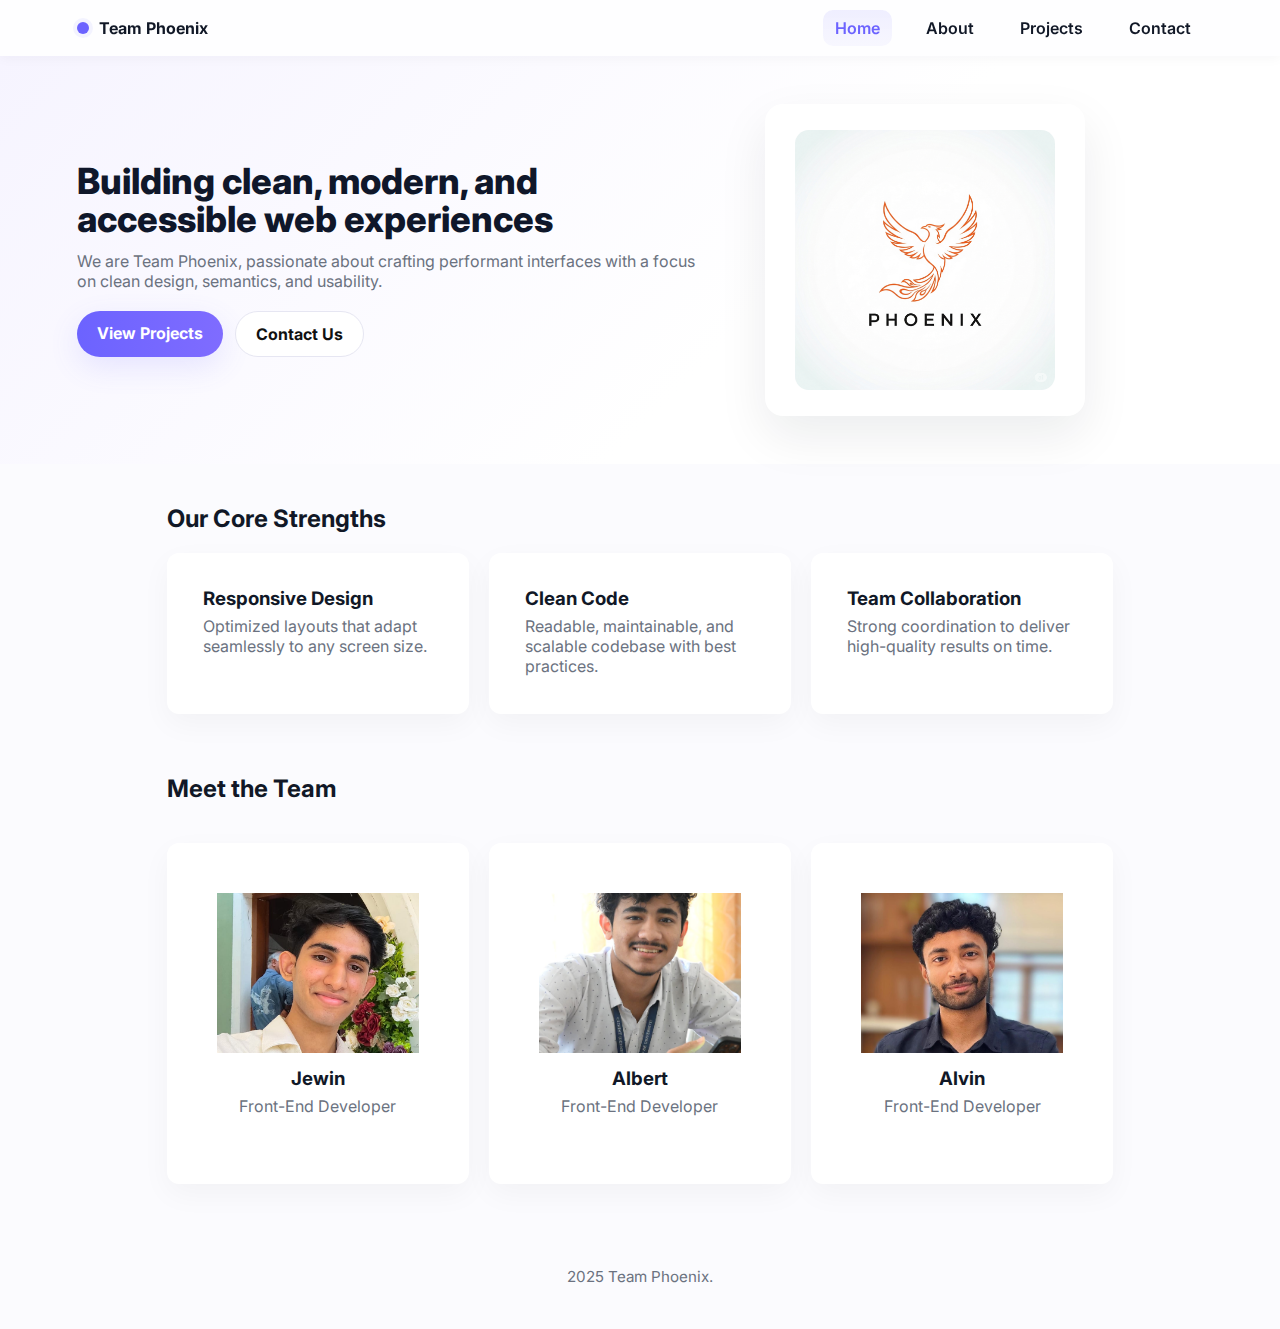
<file: portfolio_site/index.html>
<!DOCTYPE html>
<html lang="en">
<head>
  <meta charset="UTF-8" />
  <meta name="viewport" content="width=device-width, initial-scale=1" />
  <title>Team Phoenix Portfolio</title>
  <link rel="stylesheet" href="style.css" />
  <link
    href="https://fonts.googleapis.com/css2?family=Inter:wght@400;600;700&display=swap"
    rel="stylesheet"
  />
</head>
<body>
  
  <header class="navbar">
    <div class="nav-left">
      <span class="dot"></span>
      <span class="name">Team Phoenix</span>
    </div>
    <nav class="nav-links">
      <a href="index.html" class="active">Home</a>
      <a href="about/index.html">About</a>
      <a href="projects/index.html">Projects</a>
      <a href="contact/index.html">Contact</a>
    </nav>
  </header>

<section class="hero">
  <div class="hero-inner">
    <div class="hero-text">
      <h1>Building clean, modern, and accessible web experiences</h1>
      <p class="lead">
        We are Team Phoenix, passionate about crafting performant interfaces
        with a focus on clean design, semantics, and usability.
      </p>
      <div class="cta">
        <a href="projects/index.html" class="btn primary">View Projects</a>
        <a href="contact/index.html" class="btn outline">Contact Us</a>
      </div>
    </div>
    <div class="hero-card">
      <img
        src="images/team%20phoenix.png"
        alt="Team Phoenix"
        class="profile-img"
      />
    </div>
  </div>
</section>



  
  <section class="page">
    <h2>Our Core Strengths</h2>
    <div class="grid" style="margin-top: 16px;">
      <div class="project-card" style="padding: 20px;">
        <h3>Responsive Design</h3>
        <p>Optimized layouts that adapt seamlessly to any screen size.</p>
      </div>
      <div class="project-card" style="padding: 20px;">
        <h3>Clean Code</h3>
        <p>Readable, maintainable, and scalable codebase with best practices.</p>
      </div>
      <div class="project-card" style="padding: 20px;">
        <h3>Team Collaboration</h3>
        <p>Strong coordination to deliver high-quality results on time.</p>
      </div>
    </div>
  </section>

  
  <section class="page" style="margin-top: 60px;">
    <h2>Meet the Team</h2>
    <div class="grid" style="margin-top: 40px;">
      <div class="project-card" style="text-align: center; padding: 50px;">
        <img
          src="images/jewin.jpg"
          alt="Jewin"
        />
        <h3>Jewin</h3>
        <p>Front-End Developer</p>
      </div>
      <div class="project-card" style="text-align: center; padding: 50px;">
        <img
          src="images/ALBERT (2).jpg"
          alt="Albert"
        />
        <h3>Albert</h3>
        <p>Front-End Developer</p>
      </div>
      <div class="project-card" style="text-align: center; padding: 50px;">
        <img
          src="images/alvin.jpg"
          alt="Alvin"
        />
        <h3>Alvin</h3>
        <p>Front-End Developer</p>
      </div>
    </div>
  </section>

  
  <footer class="site-footer">
    <p> 2025 Team Phoenix.</p>
  </footer>
</body>
</html>
</file>
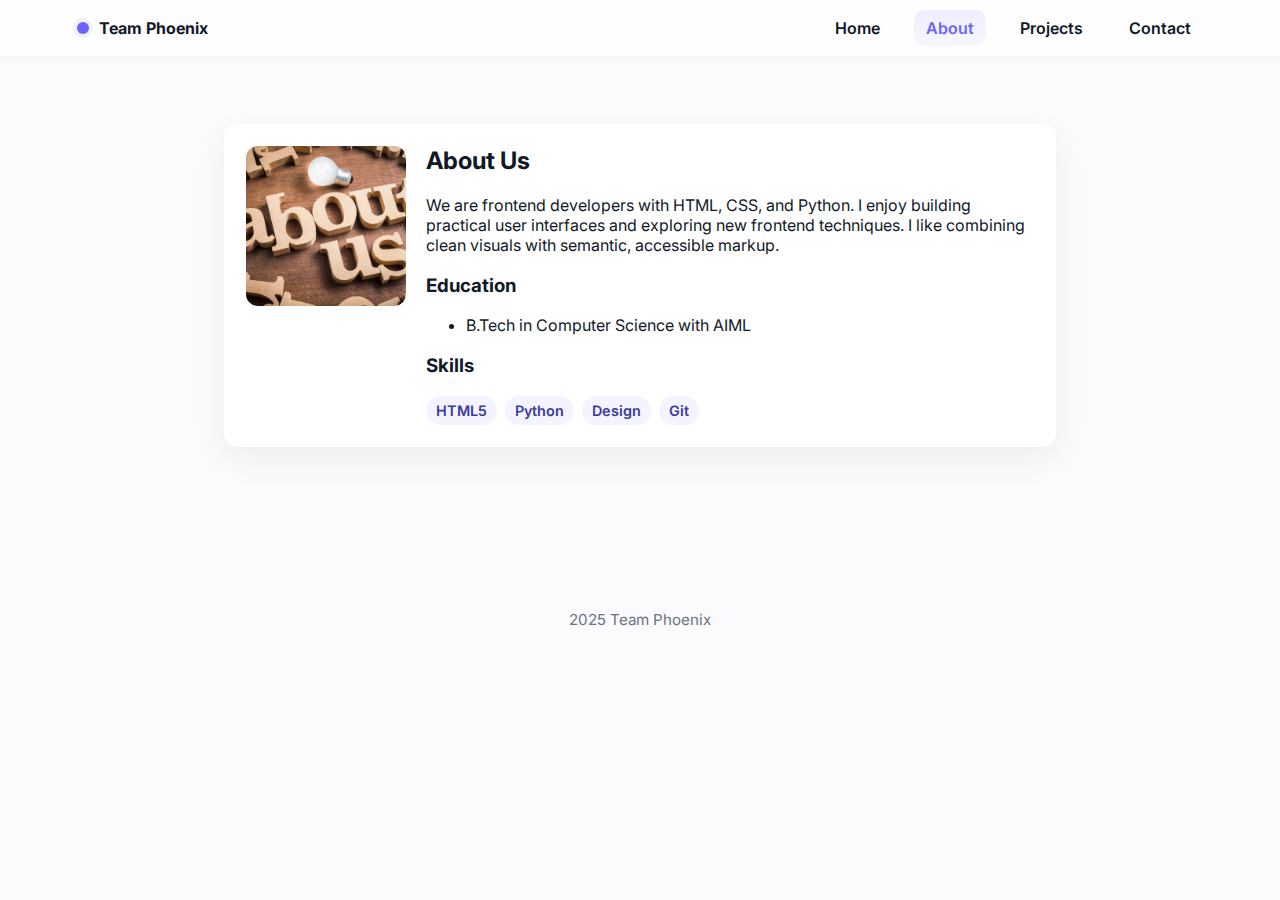
<file: portfolio_site/about/index.html>
<!DOCTYPE html>
<html lang="en">
<head>
  <meta charset="utf-8" />
  <meta name="viewport" content="width=device-width,initial-scale=1" />
  <title>About — Team Phoenix</title>
  <link rel="stylesheet" href="../style.css" />
  <link href="https://fonts.googleapis.com/css2?family=Inter:wght@300;500;700&display=swap" rel="stylesheet">
</head>
<body>
  <header class="navbar">
    <div class="nav-left">
      <span class="dot"></span>
      <span class="name">Team Phoenix</span>
    </div>
    <nav class="nav-links">
      <a href="../index.html">Home</a>
      <a href="index.html" class="active">About</a>
      <a href="../projects/index.html">Projects</a>
      <a href="../contact/index.html">Contact</a>
    </nav>
  </header>

  <main class="page">
    <section class="card-section">
      <div class="card about-card" style="gap: 20px;">


        <img src="../images/aboutus.jpg" alt="About Us" class="about-profile">

        <div class="about-content">
          <h2>About Us</h2>
          <p>We are frontend developers with HTML, CSS, and Python. I enjoy building practical user interfaces and exploring new frontend techniques. I like combining clean visuals with semantic, accessible markup.</p>

          <h3>Education</h3>
          <ul>
            <li>B.Tech in Computer Science with AIML</li>
          </ul>

          <h3>Skills</h3>
          <div class="skills">
            <span>HTML5</span>
            <span>Python</span>
            <span>Design</span>
            <span>Git</span>
          </div>
        </div>
      </div>
    </section>
  </main>

  <footer class="site-footer">
    <p>2025 Team Phoenix </p>
  </footer>
</body>
</html>
</file>
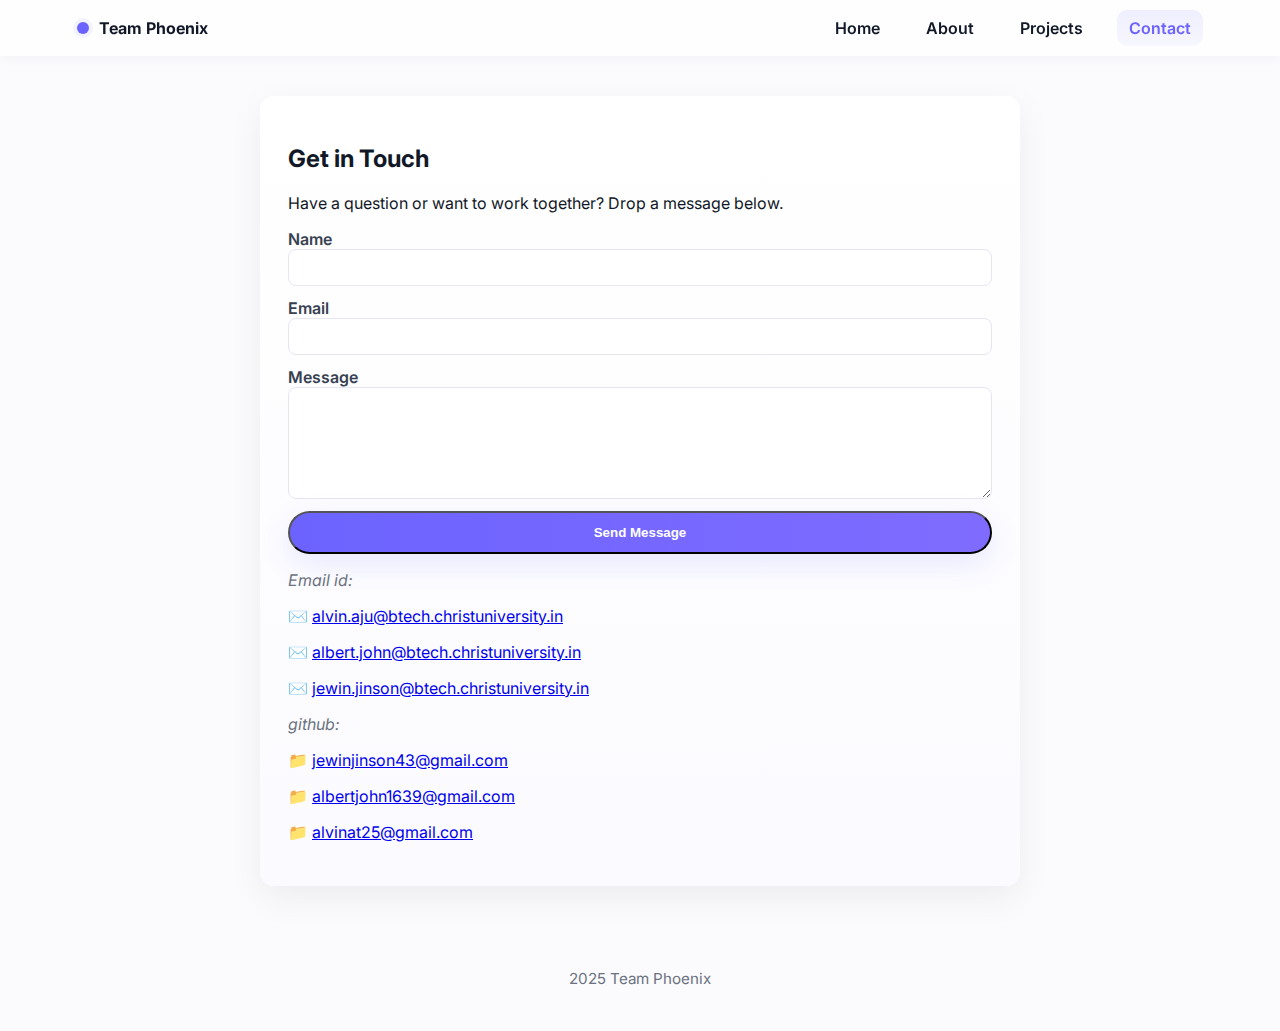
<file: portfolio_site/contact/index.html>
<!DOCTYPE html>
<html lang="en">
<head>
  <meta charset="utf-8" />
  <meta name="viewport" content="width=device-width,initial-scale=1" />
  <title>Contact — Team Phoenix</title>
  <link rel="stylesheet" href="../style.css" />
  <link href="https://fonts.googleapis.com/css2?family=Inter:wght@300;500;700&display=swap" rel="stylesheet">
</head>
<body>
  <header class="navbar">
    <div class="nav-left">
      <span class="dot"></span>
      <span class="name">Team Phoenix</span>
    </div>
    <nav class="nav-links">
      <a href="../index.html">Home</a>
      <a href="../about/index.html">About</a>
      <a href="../projects/index.html">Projects</a>
      <a href="index.html" class="active">Contact</a>
    </nav>
  </header>

  <main class="page">
    <section class="contact-card">
      <h2>Get in Touch</h2>
      <p>Have a question or want to work together? Drop a message below.</p>

      <form class="contact-form" action="#" method="post">
        <label>
          <span>Name</span>
          <input type="text" name="name" required>
        </label>

        <label>
          <span>Email</span>
          <input type="email" name="email" required>
        </label>

        <label>
          <span>Message</span>
          <textarea name="message" rows="6" required></textarea>
        </label>

        <button class="btn primary" type="submit">Send Message</button>
      </form>

      <div class="contact-info">
        <p><i>Email id:</i></p>
        <p>✉️ <a href=" mailto:alvin.aju@btech.christuniversity.in">alvin.aju@btech.christuniversity.in</a></p>
         <p>✉️ <a href=" mailto:albert.john@btech.christuniversity.in">albert.john@btech.christuniversity.in</a></p>
         <p>✉️ <a href=" mailto:jewin.jinson@btech.christuniversity.in">jewin.jinson@btech.christuniversity.in</a></p>
         
         
        <p><i>github:</i></p>
          <p>📁 <a href="#">jewinjinson43@gmail.com</a></p>
          <p>📁 <a href="#">albertjohn1639@gmail.com</a></p>
          <p>📁 <a href="#">alvinat25@gmail.com</a></p>
          
      </div>
    </section>
  </main>

  <footer class="site-footer">
    <p> 2025 Team Phoenix</p>
  </footer>
</body>
</html>
</file>
<file: portfolio_site/style.css>
:root {
  --bg: #fbfbfe;
  --muted: #6b7280;
  --accent: #6c63ff;
  --accent-2: #7f6cff;
  --card: #ffffff;
  --radius: 18px;
}

* {
  box-sizing: border-box;
}
html, body {
  height: 100%;
}
body {
  margin: 0;
  font-family: Inter, system-ui, -apple-system, "Segoe UI", Roboto, "Helvetica Neue", Arial;
  background: var(--bg);
  color: #111827;
  -webkit-font-smoothing: antialiased;
  -moz-osx-font-smoothing: grayscale;
}

/* ---------- Navbar ---------- */
.navbar {
  display: flex;
  justify-content: space-between;
  align-items: center;
  padding: 18px 6%;
  background: rgba(255, 255, 255, 0.8); /* <-- Changed to transparent white */
  box-shadow: 0 2px 12px rgba(15, 23, 42, 0.04);
  position: sticky;
  top: 0;
  z-index: 40;
}

.nav-left {
  display: flex;
  align-items: center;
  gap: 10px;
}
.dot {
  width: 12px;
  height: 12px;
  background: var(--accent);
  border-radius: 50%;
  box-shadow: 0 0 0 4px rgba(108, 99, 255, 0.08);
}
.name {
  font-weight: 700;
}
.nav-links a {
  margin-left: 18px;
  text-decoration: none;
  color: #111827;
  padding: 8px 12px;
  border-radius: 10px;
  font-weight: 600;
  transition: all 0.18s ease;
}
.nav-links a:hover {
  background: rgba(99, 102, 241, 0.08);
}
.nav-links a.active {
  background: linear-gradient(180deg, rgba(124, 119, 255, 0.12), rgba(124, 119, 255, 0.06));
  color: var(--accent);
}

/* ---------- Hero (Home) ---------- */
.hero {
  padding: 48px 6%;
  background: linear-gradient(135deg, #f6f4ff 0%, #ffffff 60%);
}
.hero-inner {
  max-width: 1200px;
  margin: 0 auto;
  display: flex;
  align-items: center;
  gap: 48px;
}
.hero-text {
  flex: 1;
  max-width: 64ch;
}
.hero-text h1 {
  font-size: 2.25rem;
  line-height: 1.05;
  margin: 0 0 12px 0;
  font-weight: 800;
  color: #0f172a;
}
.lead {
  color: var(--muted);
  margin: 0 0 20px 0;
}
.cta {
  display: flex;
  gap: 12px;
}
.btn {
  display: inline-block;
  padding: 12px 20px;
  border-radius: 999px;
  text-decoration: none;
  font-weight: 700;
}
.btn.primary {
  background: linear-gradient(90deg, var(--accent), var(--accent-2));
  color: #fff;
  box-shadow: 0 10px 30px rgba(108, 99, 255, 0.14);
}
.btn.primary:hover {
  transform: translateY(-3px);
}
.btn.outline {
  background: #fff;
  border: 1px solid #e6e6f2;
  color: #111;
}

/* hero card (profile) */
.hero-card {
  width: 320px;
  background: var(--card);
  border-radius: var(--radius);
  padding: 26px;
  display: flex;
  align-items: center;
  justify-content: center;
  box-shadow: 0 20px 50px rgba(15, 23, 42, 0.08);
}
.profile-img {
  width: 260px;
  height: 260px;
  object-fit: cover;
  border-radius: 14px;
  display: block;
}

/* ---------- Page wrapper ---------- */
.page {
  max-width: 1100px;
  margin: 40px auto;
  padding: 0 6%;
}

/* ---------- About card ---------- */
.card-section {
  padding: 28px 6% 80px;
}
.card {
  background: var(--card);
  border-radius: 14px;
  box-shadow: 0 12px 36px rgba(2, 6, 23, 0.06);
  display: flex;
  gap: 28px;
  padding: 22px;
}
.about-profile {
  width: 160px;
  height: 160px;
  border-radius: 12px;
  object-fit: cover;
}
.about-content h2 {
  margin-top: 0;
}
.skills {
  display: flex;
  flex-wrap: wrap;
  gap: 8px;
  margin-top: 8px;
}
.skills span {
  background: #f3f4ff;
  padding: 6px 10px;
  border-radius: 999px;
  color: #3b3b9b;
  font-weight: 600;
  font-size: 0.9rem;
}

/* ---------- Projects grid ---------- */
.projects-grid {
  padding: 28px 6% 80px;
}
.projects-grid h2 {
  margin-left: 4px;
}
.grid {
  display: grid;
  grid-template-columns: repeat(auto-fit, minmax(240px, 1fr));
  gap: 20px;
  margin-top: 18px;
}
.project-card {
  background: var(--card);
  border-radius: 12px;
  overflow: hidden;
  box-shadow: 0 10px 30px rgba(2, 6, 23, 0.04);
  padding: 0;
}
.project-card img {
  width: 100%;
  height: 160px;
  object-fit: cover;
  display: block;
}
.project-card h3 {
  margin: 14px 16px 6px;
}
.project-card p {
  margin: 0 16px 18px;
  color: var(--muted);
}

/* ---------- Contact ---------- */
.contact-card {
  max-width: 760px;
  margin: 32px auto;
  padding: 28px;
  background: linear-gradient(180deg, #fff, #fbfbff);
  border-radius: 14px;
  box-shadow: 0 12px 36px rgba(2, 6, 23, 0.06);
}
.contact-form {
  display: grid;
  gap: 12px;
}
.contact-form label {
  display: flex;
  flex-direction: column;
  font-weight: 600;
  color: #374151;
}
.contact-form input,
.contact-form textarea {
  padding: 10px;
  border-radius: 8px;
  border: 1px solid #e6e6f2;
  background: white;
}
.contact-info {
  margin-top: 16px;
  color: var(--muted);
}

/* ---------- Footer ---------- */
.site-footer {
  text-align: center;
  padding: 28px 6%;
  color: var(--muted);
  font-size: 0.95rem;
}

/* ------*
</file>
